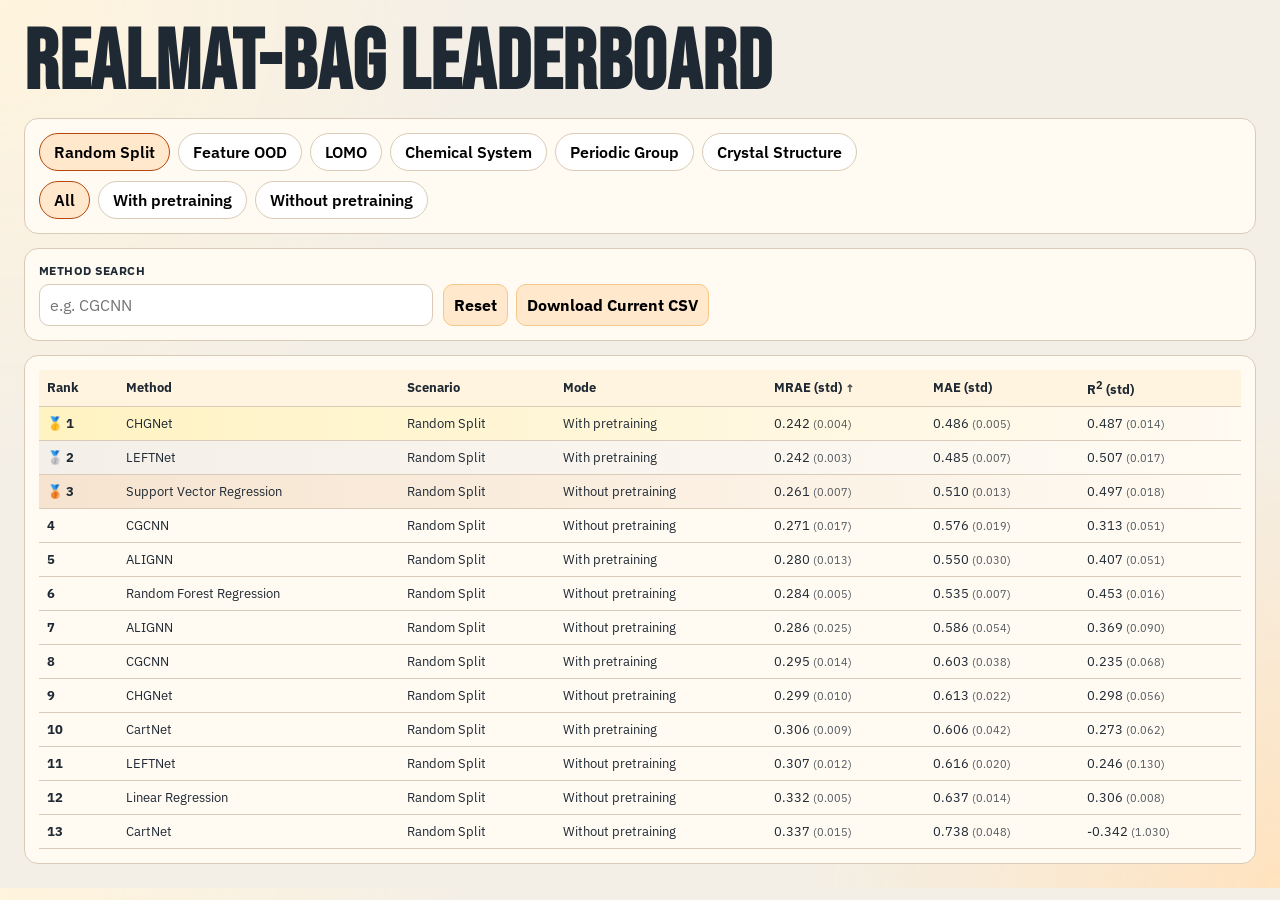
<file: index.html>
<!doctype html>
<html lang="en">
<head>
  <meta charset="UTF-8" />
  <meta name="viewport" content="width=device-width, initial-scale=1.0" />
  <title>RealMat-BaG leaderboard</title>
  <link rel="preconnect" href="https://fonts.googleapis.com">
  <link rel="preconnect" href="https://fonts.gstatic.com" crossorigin>
  <link href="https://fonts.googleapis.com/css2?family=Bebas+Neue&family=IBM+Plex+Sans:wght@400;500;700&display=swap" rel="stylesheet">
  <link rel="stylesheet" href="./style.css" />
</head>
<body>
  <main class="page">
    <section class="hero">
      <h1>RealMat-BaG leaderboard</h1>
    </section>

    <section class="tabs card">
      <div id="scenarioTabs" class="tabRow" aria-label="Scenario Tabs"></div>
      <div id="trainModeTabs" class="tabRow" aria-label="Training Mode Tabs"></div>
    </section>

    <section class="controls card">
      <div class="control">
        <label for="methodSearch">Method Search</label>
        <input id="methodSearch" type="text" placeholder="e.g. CGCNN" />
      </div>
      <div class="actions">
        <button id="resetBtn">Reset</button>
        <button id="downloadBtn">Download Current CSV</button>
      </div>
    </section>

    <section id="lomoHeatmapSection" class="card heatmapSection hidden">
      <div class="heatmapHeader">
        <h2>LOMO Category Heatmap (MRAE)</h2>
        <span id="lomoHeatmapLegend" class="heatmapLegend"></span>
      </div>
      <p class="lomoExplain">
        Leave-one-material-out (LOMO): materials are grouped by different categories. For each method, mean and std are computed across the 10 categories.
      </p>
      <div id="lomoHeatmapWrap" class="heatmapWrap"></div>
    </section>

    <section class="tableWrap card">
      <table id="leaderboard">
        <thead>
          <tr>
            <th>Rank</th>
            <th class="sortableTh" data-sort-key="method">Method</th>
            <th class="sortableTh" data-sort-key="scenario">Scenario</th>
            <th class="sortableTh" data-sort-key="mode">Mode</th>
            <th class="sortableTh" data-sort-key="test_mrae_mean">MRAE (std)</th>
            <th class="sortableTh" data-sort-key="test_mae_mean">MAE (std)</th>
            <th class="sortableTh" data-sort-key="test_r2_mean">R<sup>2</sup> (std)</th>
          </tr>
        </thead>
        <tbody></tbody>
      </table>
    </section>
  </main>

  <script src="./app.js"></script>
</body>
</html>
</file>
<file: style.css>
:root {
  --bg: #f4efe6;
  --ink: #1f2933;
  --card: #fffaf2;
  --line: #d9cbb7;
  --accent: #b54708;
  --accent-soft: #ffe8cc;
  --medal-1: #ffd700;
  --medal-2: #c0c0c0;
  --medal-3: #cd7f32;
}

* { box-sizing: border-box; }

body {
  margin: 0;
  font-family: "IBM Plex Sans", "Segoe UI", sans-serif;
  color: var(--ink);
  background:
    radial-gradient(circle at 0% 0%, #fff4dd 0%, transparent 30%),
    radial-gradient(circle at 100% 100%, #ffe3bf 0%, transparent 30%),
    var(--bg);
}

.page {
  max-width: 1300px;
  margin: 0 auto;
  padding: 24px;
}

.hero h1 {
  margin: 0;
  font-family: "Bebas Neue", sans-serif;
  letter-spacing: 1px;
  font-size: clamp(48px, 8vw, 84px);
  line-height: 0.95;
}

.hero p {
  margin-top: 8px;
  font-size: 15px;
}

.card {
  border: 1px solid var(--line);
  background: var(--card);
  border-radius: 14px;
  padding: 14px;
  margin-top: 14px;
}

.tabs {
  display: flex;
  flex-direction: column;
  gap: 10px;
}

.tabRow {
  display: flex;
  flex-wrap: wrap;
  gap: 8px;
}

.tabButton {
  font: inherit;
  border: 1px solid var(--line);
  border-radius: 999px;
  padding: 8px 14px;
  background: #fff;
  cursor: pointer;
  font-weight: 600;
}

.tabButton.active {
  background: var(--accent-soft);
  border-color: var(--accent);
}

.controls {
  display: grid;
  grid-template-columns: repeat(3, minmax(180px, 1fr));
  gap: 10px;
  align-items: end;
}

.control {
  display: flex;
  flex-direction: column;
  gap: 6px;
}

label {
  font-size: 12px;
  font-weight: 700;
  text-transform: uppercase;
  letter-spacing: 0.04em;
}

select, input, button {
  font: inherit;
  border: 1px solid var(--line);
  border-radius: 10px;
  padding: 10px;
  background: #fff;
}

.actions {
  display: flex;
  gap: 8px;
  flex-wrap: wrap;
}

button {
  cursor: pointer;
  background: var(--accent-soft);
  border-color: #f6c788;
  font-weight: 700;
}

button:hover {
  border-color: var(--accent);
}

.summary {
  font-size: 14px;
  font-weight: 500;
}

.tableWrap {
  overflow: auto;
  max-height: 70vh;
}

.hidden {
  display: none;
}

.heatmapSection h2 {
  margin: 0;
  font-size: 16px;
}

.heatmapHeader {
  display: flex;
  justify-content: space-between;
  gap: 10px;
  align-items: baseline;
  margin-bottom: 10px;
}

.heatmapLegend {
  font-size: 12px;
  color: #3e4c59;
}

.lomoExplain {
  margin: 0 0 10px;
  font-size: 13px;
  line-height: 1.45;
  color: #3e4c59;
}

.heatmapWrap {
  overflow: auto;
}

.heatmapTable {
  width: 100%;
  border-collapse: collapse;
  font-size: 12px;
  min-width: 820px;
}

.heatmapTable th,
.heatmapTable td {
  border: 1px solid var(--line);
  padding: 6px 8px;
  text-align: center;
}

.heatmapTable th:first-child,
.heatmapTable td:first-child {
  text-align: left;
  position: sticky;
  left: 0;
  background: #fffaf2;
  z-index: 1;
}

.heatmapTable th:last-child,
.heatmapTable td:last-child {
  font-weight: 700;
  background: #fff4df;
}

table {
  width: 100%;
  border-collapse: collapse;
  font-size: 13px;
  min-width: 980px;
}

thead th {
  position: sticky;
  top: 0;
  background: #fff4df;
  z-index: 1;
}

.sortableTh {
  cursor: pointer;
  user-select: none;
}

.sortableTh.sortedAsc::after {
  content: "  ↑";
  font-size: 11px;
  opacity: 0.85;
}

.sortableTh.sortedDesc::after {
  content: "  ↓";
  font-size: 11px;
  opacity: 0.85;
}

th, td {
  border-bottom: 1px solid var(--line);
  padding: 8px;
  text-align: left;
  white-space: nowrap;
}

tr:hover td {
  background: #fff5e9;
}

.rank {
  font-weight: 700;
}

.metricStd {
  font-size: 11px;
  opacity: 0.78;
}

.medal-1 { background: linear-gradient(90deg, rgba(255,215,0,.2), transparent); }
.medal-2 { background: linear-gradient(90deg, rgba(192,192,192,.18), transparent); }
.medal-3 { background: linear-gradient(90deg, rgba(205,127,50,.18), transparent); }

@media (max-width: 920px) {
  .controls {
    grid-template-columns: 1fr;
  }
}

@media (max-width: 560px) {
  .controls {
    grid-template-columns: 1fr;
  }
}
</file>
